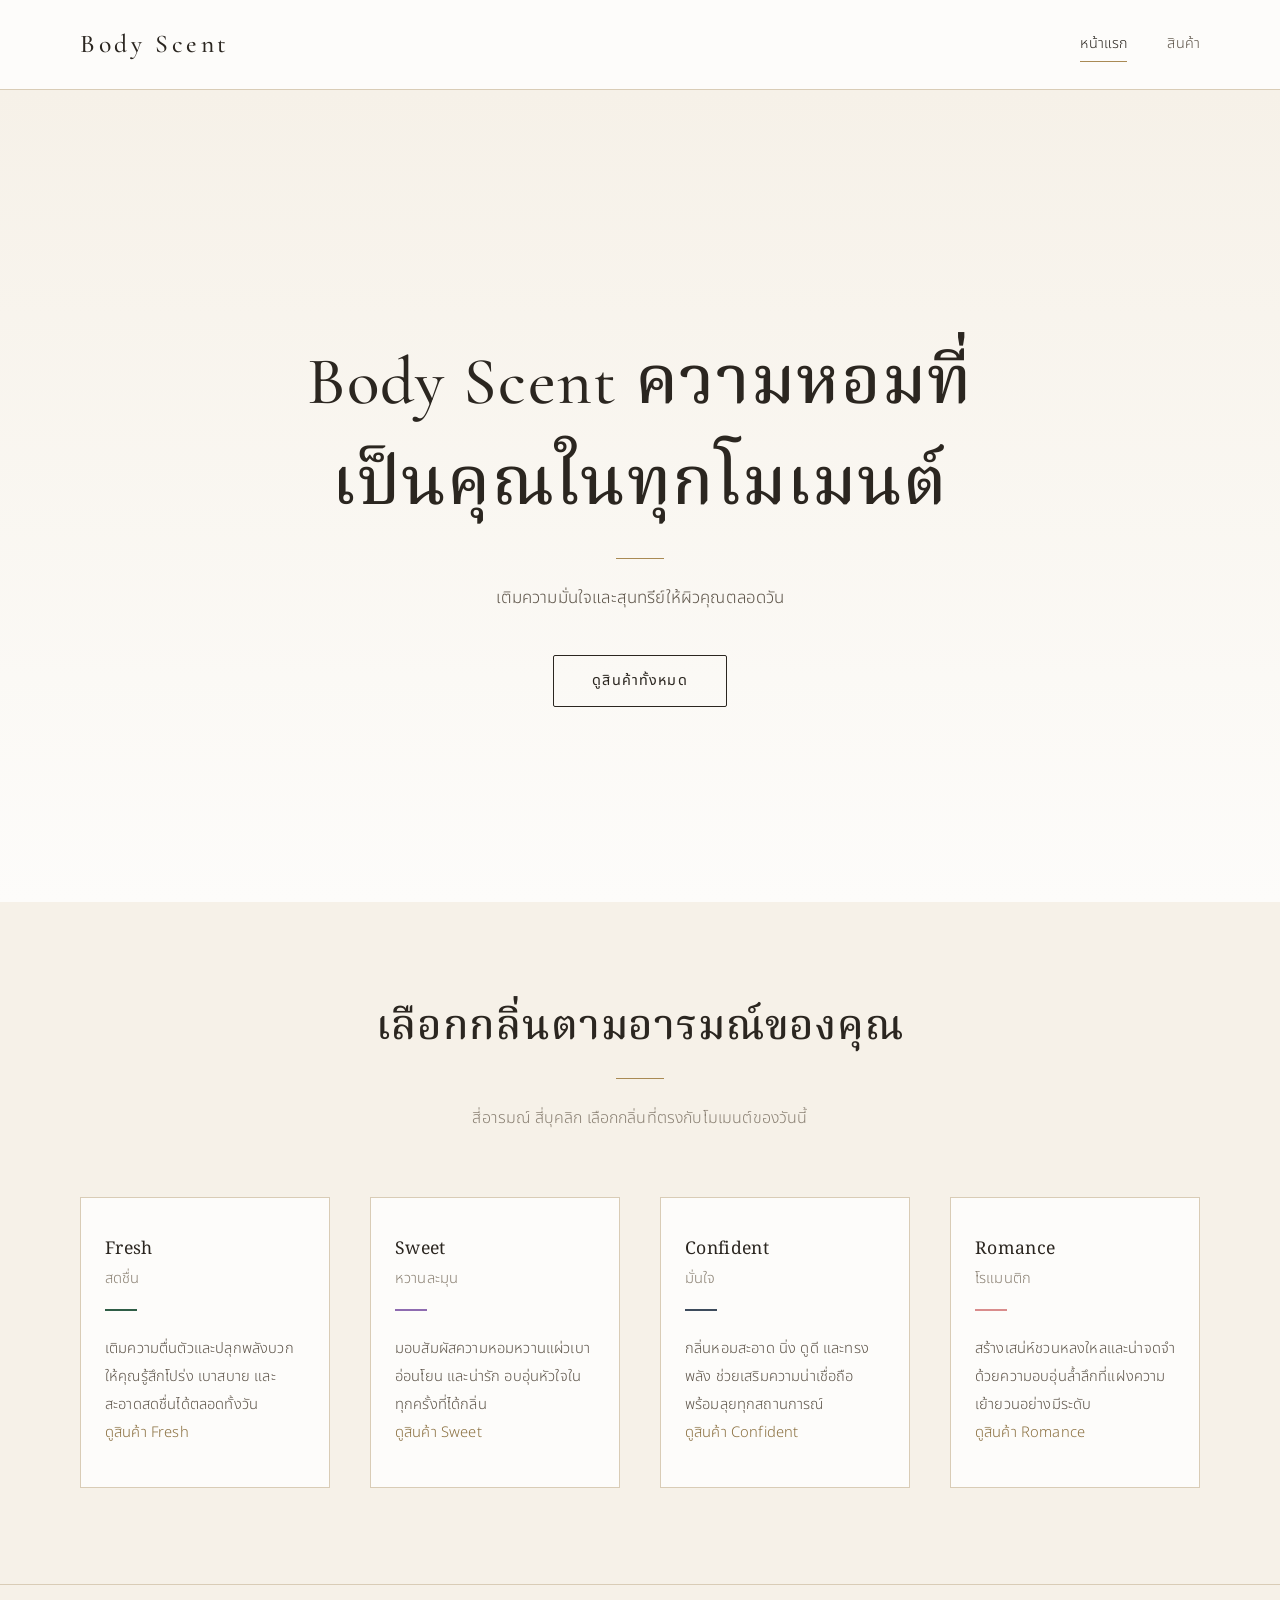
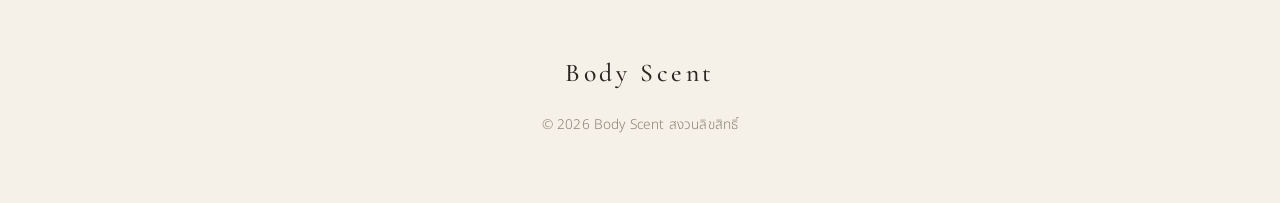
<file: index.html>
<!DOCTYPE html>
<html lang="th">
<head>
  <meta charset="UTF-8">
  <meta name="viewport" content="width=device-width, initial-scale=1">
  <title>Body Scent | น้ำหอมฉีดตัวและโรลออน ความหอมที่เป็นคุณ</title>
  <meta name="description" content="Body Scent ความหอมที่เป็นคุณในทุกโมเมนต์ น้ำหอมฉีดตัวและโรลออน 4 อารมณ์ สดชื่น หวานละมุน มั่นใจ และโรแมนติก">
  <link rel="stylesheet" href="style.css">
  <style>
    /* เฉพาะหน้า index */
    .nav a[aria-current="page"] { color: var(--c-ink); border-color: var(--c-gold); }

    .hero {
      display: flex;
      align-items: center;
      min-height: calc(100vh - 5.5rem);
      min-height: calc(100svh - 5.5rem);
    }
    .hero__inner { width: 100%; }
    .hero h1 { line-height: 1.5; margin-bottom: var(--s-3); }
    .hero .rule { margin-bottom: var(--s-3); }

    .mood-card {
      display: block;
      transition: border-color 0.3s var(--ease);
    }
    .mood-card:hover,
    .mood-card:focus-visible { border-color: var(--mood); }
    .mood-card h3 { margin-bottom: 0.2rem; }
    .mood-card__th {
      margin: 0;
      font-size: 0.85rem;
      color: var(--c-ink-mute);
    }
    .mood-card .mood-line { margin: var(--s-2) 0 var(--s-3); }
    .mood-card__cta {
      margin-top: var(--s-3);
      font-size: 0.85rem;
      color: var(--c-gold-deep);
    }
  </style>
</head>
<body>

  <header class="site-header">
    <div class="container site-header__inner">
      <a class="logo" href="index.html">Body Scent</a>
      <nav class="nav" aria-label="เมนูหลัก">
        <a href="index.html" aria-current="page">หน้าแรก</a>
        <a href="product.html">สินค้า</a>
      </nav>
    </div>
  </header>

  <main>
    <!-- Hero -->
    <section class="hero">
      <div class="container hero__inner">
        <h1>Body Scent ความหอมที่เป็นคุณในทุกโมเมนต์</h1>
        <hr class="rule">
        <p>เติมความมั่นใจและสุนทรีย์ให้ผิวคุณตลอดวัน</p>
        <a class="btn" href="product.html">ดูสินค้าทั้งหมด</a>
      </div>
    </section>

    <!-- 4 Mood -->
    <section class="section section--cream" id="moods">
      <div class="container">
        <div class="section__head">
          <h2>เลือกกลิ่นตามอารมณ์ของคุณ</h2>
          <hr class="rule">
          <p>สี่อารมณ์ สี่บุคลิก เลือกกลิ่นที่ตรงกับโมเมนต์ของวันนี้</p>
        </div>

        <div class="feature-grid">
          <a class="feature mood-card" data-mood="fresh" href="product.html?mood=fresh">
            <h3>Fresh</h3>
            <p class="mood-card__th">สดชื่น</p>
            <span class="mood-line"></span>
            <p>เติมความตื่นตัวและปลุกพลังบวกให้คุณรู้สึกโปร่ง เบาสบาย และสะอาดสดชื่นได้ตลอดทั้งวัน</p>
            <p class="mood-card__cta">ดูสินค้า Fresh</p>
          </a>

          <a class="feature mood-card" data-mood="sweet" href="product.html?mood=sweet">
            <h3>Sweet</h3>
            <p class="mood-card__th">หวานละมุน</p>
            <span class="mood-line"></span>
            <p>มอบสัมผัสความหอมหวานแผ่วเบา อ่อนโยน และน่ารัก อบอุ่นหัวใจในทุกครั้งที่ได้กลิ่น</p>
            <p class="mood-card__cta">ดูสินค้า Sweet</p>
          </a>

          <a class="feature mood-card" data-mood="confident" href="product.html?mood=confident">
            <h3>Confident</h3>
            <p class="mood-card__th">มั่นใจ</p>
            <span class="mood-line"></span>
            <p>กลิ่นหอมสะอาด นิ่ง ดูดี และทรงพลัง ช่วยเสริมความน่าเชื่อถือ พร้อมลุยทุกสถานการณ์</p>
            <p class="mood-card__cta">ดูสินค้า Confident</p>
          </a>

          <a class="feature mood-card" data-mood="romance" href="product.html?mood=romance">
            <h3>Romance</h3>
            <p class="mood-card__th">โรแมนติก</p>
            <span class="mood-line"></span>
            <p>สร้างเสน่ห์ชวนหลงใหลและน่าจดจำ ด้วยความอบอุ่นล้ำลึกที่แฝงความเย้ายวนอย่างมีระดับ</p>
            <p class="mood-card__cta">ดูสินค้า Romance</p>
          </a>
        </div>
      </div>
    </section>
  </main>

  <footer class="site-footer">
    <div class="container">
      <span class="logo">Body Scent</span>
      <p>&copy; 2026 Body Scent สงวนลิขสิทธิ์</p>
    </div>
  </footer>

  <script src="script.js"></script>
</body>
</html>
</file>
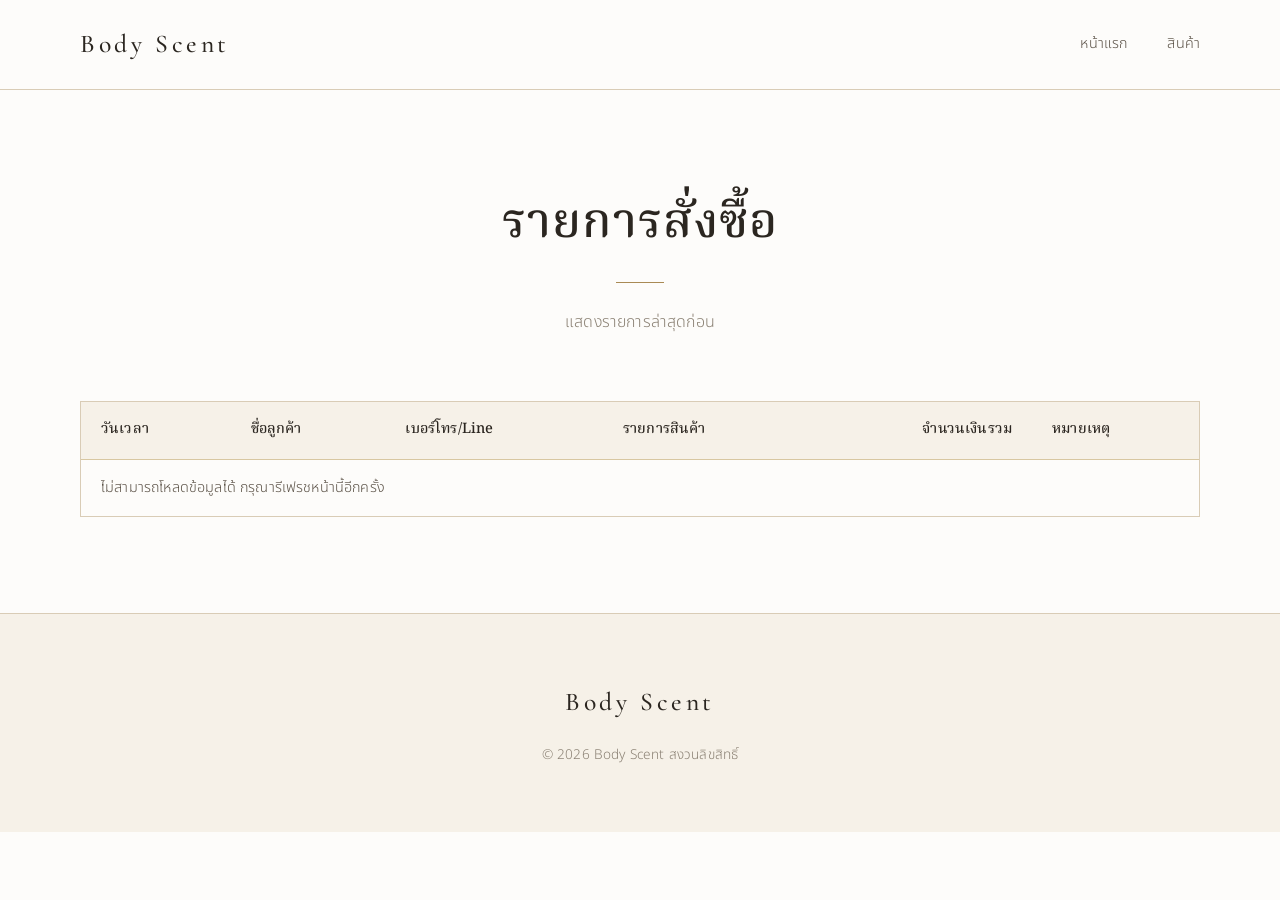
<file: admin.html>
<!DOCTYPE html>
<html lang="th">
<head>
  <meta charset="UTF-8">
  <meta name="viewport" content="width=device-width, initial-scale=1">
  <title>รายการสั่งซื้อ | Body Scent Admin</title>
  <meta name="robots" content="noindex, nofollow">
  <link rel="stylesheet" href="style.css">
  <style>
    /* เฉพาะหน้า admin */
    .page-title { font-size: clamp(2rem, 4vw, 3rem); line-height: 1.5; }

    .table-wrap {
      overflow-x: auto;
      border: 1px solid var(--c-line);
      background: var(--c-white);
    }

    .orders-table {
      width: 100%;
      min-width: 52rem;
      border-collapse: collapse;
      font-size: 0.9rem;
      line-height: 1.7;
    }

    .orders-table th,
    .orders-table td {
      padding: 1rem 1.25rem;
      text-align: left;
      vertical-align: top;
      border-bottom: 1px solid var(--c-line);
    }

    .orders-table th {
      font-family: var(--f-heading-th);
      font-weight: 500;
      white-space: nowrap;
      color: var(--c-ink);
      background: var(--c-cream);
      border-bottom: 1px solid var(--c-gold-soft);
    }

    .orders-table td { color: var(--c-ink-soft); }
    .orders-table td:first-child { white-space: nowrap; }
    .orders-table th:nth-child(5),
    .orders-table td:nth-child(5) { text-align: right; white-space: nowrap; }
    .orders-table tbody tr:last-child td { border-bottom: 0; }
  </style>
</head>
<body>

  <header class="site-header">
    <div class="container site-header__inner">
      <a class="logo" href="index.html">Body Scent</a>
      <nav class="nav" aria-label="เมนูหลัก">
        <a href="index.html">หน้าแรก</a>
        <a href="product.html">สินค้า</a>
      </nav>
    </div>
  </header>

  <main class="section">
    <div class="container">
      <div class="section__head">
        <h1 class="page-title">รายการสั่งซื้อ</h1>
        <hr class="rule">
        <p>แสดงรายการล่าสุดก่อน</p>
      </div>

      <div class="table-wrap">
        <table id="ordersTable" class="orders-table">
          <thead>
            <tr>
              <th scope="col">วันเวลา</th>
              <th scope="col">ชื่อลูกค้า</th>
              <th scope="col">เบอร์โทร/Line</th>
              <th scope="col">รายการสินค้า</th>
              <th scope="col">จำนวนเงินรวม</th>
              <th scope="col">หมายเหตุ</th>
            </tr>
          </thead>
          <tbody></tbody>
        </table>
      </div>
    </div>
  </main>

  <footer class="site-footer">
    <div class="container">
      <span class="logo">Body Scent</span>
      <p>&copy; 2026 Body Scent สงวนลิขสิทธิ์</p>
    </div>
  </footer>

  <script src="script.js"></script>
</body>
</html>
</file>
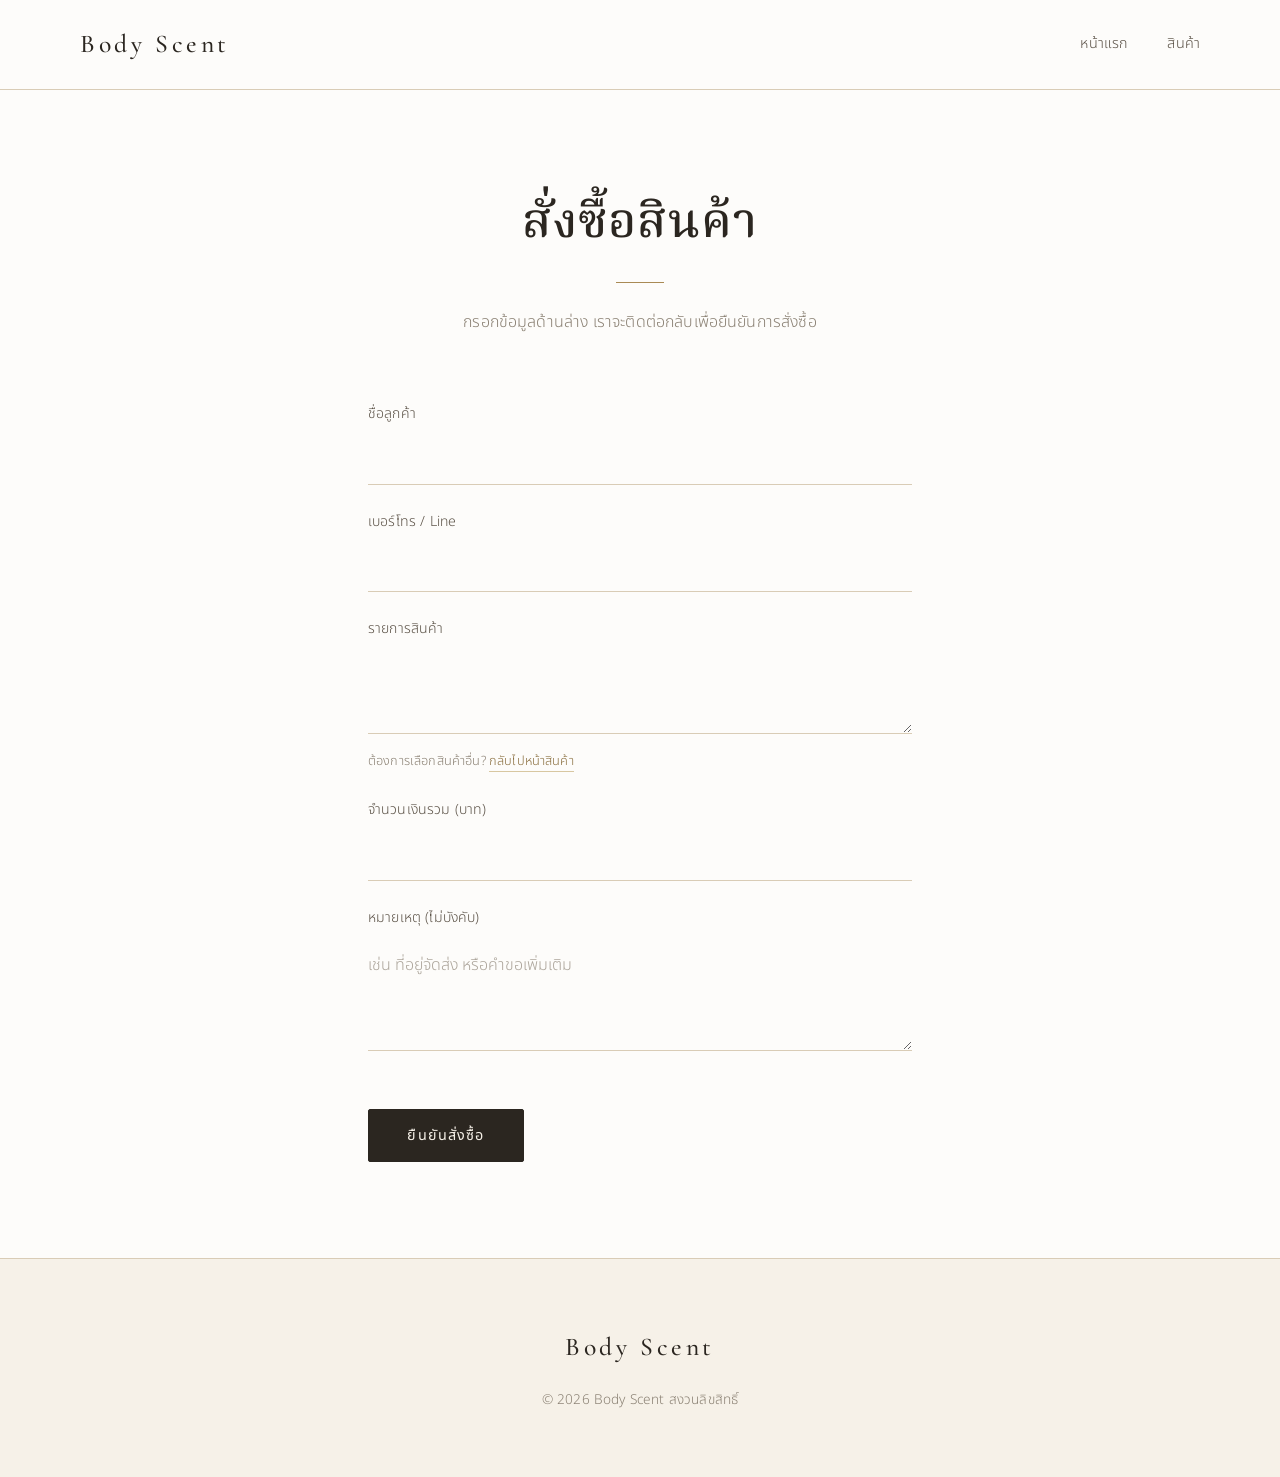
<file: order.html>
<!DOCTYPE html>
<html lang="th">
<head>
  <meta charset="UTF-8">
  <meta name="viewport" content="width=device-width, initial-scale=1">
  <title>สั่งซื้อสินค้า | Body Scent</title>
  <meta name="robots" content="noindex">
  <link rel="stylesheet" href="style.css">
  <style>
    /* เฉพาะหน้า order */
    .page-title { font-size: clamp(2rem, 4vw, 3rem); line-height: 1.5; }
    .order-form { max-width: 34rem; margin-inline: auto; }
    .field textarea { resize: vertical; line-height: 1.8; }
    .field input::placeholder,
    .field textarea::placeholder { color: var(--c-ink-mute); opacity: 0.7; }
    .field__hint { margin: 0.3rem 0 0; font-size: 0.8rem; color: var(--c-ink-mute); }
    .field__hint a { color: var(--c-gold-deep); border-bottom: 1px solid var(--c-gold-soft); }
    .order-form .btn { margin-top: var(--s-3); }
  </style>
</head>
<body>

  <header class="site-header">
    <div class="container site-header__inner">
      <a class="logo" href="index.html">Body Scent</a>
      <nav class="nav" aria-label="เมนูหลัก">
        <a href="index.html">หน้าแรก</a>
        <a href="product.html">สินค้า</a>
      </nav>
    </div>
  </header>

  <main class="section">
    <div class="container">
      <div class="section__head">
        <h1 class="page-title">สั่งซื้อสินค้า</h1>
        <hr class="rule">
        <p>กรอกข้อมูลด้านล่าง เราจะติดต่อกลับเพื่อยืนยันการสั่งซื้อ</p>
      </div>

      <form id="orderForm" class="order-form">
        <div class="field">
          <label for="customerName">ชื่อลูกค้า</label>
          <input type="text" id="customerName" name="customerName" autocomplete="name" required>
        </div>

        <div class="field">
          <label for="contact">เบอร์โทร / Line</label>
          <input type="text" id="contact" name="contact" autocomplete="tel" required>
        </div>

        <div class="field">
          <label for="items">รายการสินค้า</label>
          <textarea id="items" name="items" rows="2" required></textarea>
          <p class="field__hint">ต้องการเลือกสินค้าอื่น? <a href="product.html">กลับไปหน้าสินค้า</a></p>
        </div>

        <div class="field">
          <label for="total">จำนวนเงินรวม (บาท)</label>
          <input type="text" id="total" name="total" inputmode="numeric" required>
        </div>

        <div class="field">
          <label for="note">หมายเหตุ (ไม่บังคับ)</label>
          <textarea id="note" name="note" rows="3" placeholder="เช่น ที่อยู่จัดส่ง หรือคำขอเพิ่มเติม"></textarea>
        </div>

        <button type="submit" class="btn btn--solid">ยืนยันสั่งซื้อ</button>
      </form>
    </div>
  </main>

  <footer class="site-footer">
    <div class="container">
      <span class="logo">Body Scent</span>
      <p>&copy; 2026 Body Scent สงวนลิขสิทธิ์</p>
    </div>
  </footer>

  <script src="script.js"></script>
</body>
</html>
</file>
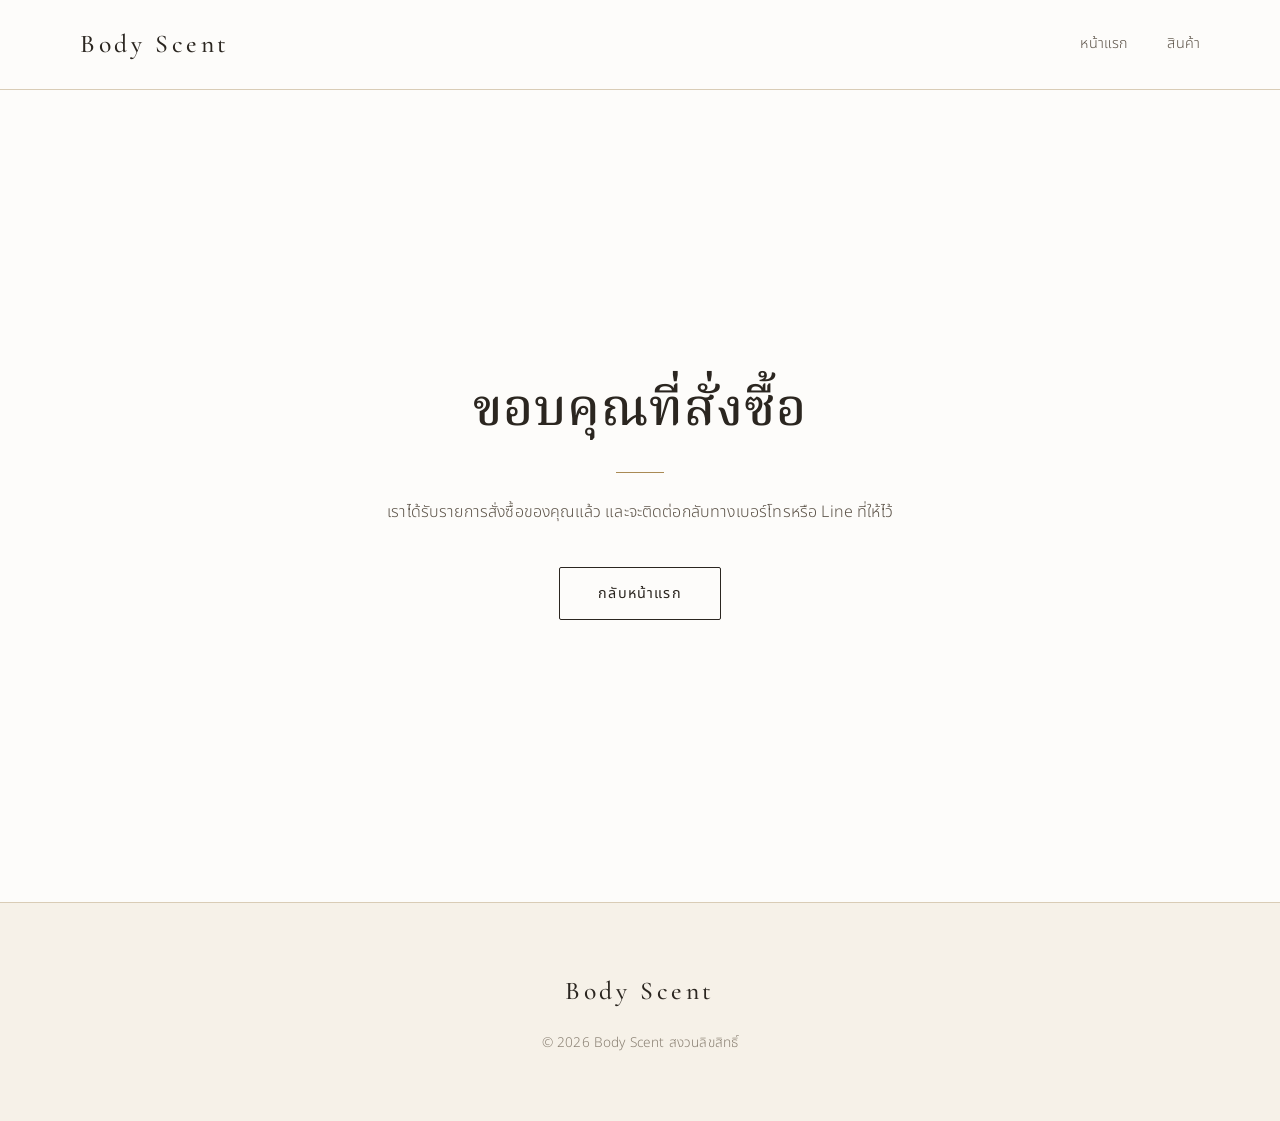
<file: thankyou.html>
<!DOCTYPE html>
<html lang="th">
<head>
  <meta charset="UTF-8">
  <meta name="viewport" content="width=device-width, initial-scale=1">
  <title>ขอบคุณที่สั่งซื้อ | Body Scent</title>
  <meta name="robots" content="noindex">
  <link rel="stylesheet" href="style.css">
  <style>
    /* เฉพาะหน้า thankyou */
    .thanks {
      display: flex;
      align-items: center;
      min-height: calc(100vh - 5.5rem);
      min-height: calc(100svh - 5.5rem);
      text-align: center;
    }
    .thanks__inner { max-width: 36rem; margin-inline: auto; }
    .thanks h1 { font-size: clamp(2rem, 4.5vw, 3.2rem); line-height: 1.5; margin-bottom: var(--s-2); }
    .thanks p { margin-bottom: var(--s-4); }
  </style>
</head>
<body>

  <header class="site-header">
    <div class="container site-header__inner">
      <a class="logo" href="index.html">Body Scent</a>
      <nav class="nav" aria-label="เมนูหลัก">
        <a href="index.html">หน้าแรก</a>
        <a href="product.html">สินค้า</a>
      </nav>
    </div>
  </header>

  <main class="section thanks">
    <div class="container thanks__inner">
      <h1>ขอบคุณที่สั่งซื้อ</h1>
      <hr class="rule">
      <p>เราได้รับรายการสั่งซื้อของคุณแล้ว และจะติดต่อกลับทางเบอร์โทรหรือ Line ที่ให้ไว้</p>
      <a class="btn" href="index.html">กลับหน้าแรก</a>
    </div>
  </main>

  <footer class="site-footer">
    <div class="container">
      <span class="logo">Body Scent</span>
      <p>&copy; 2026 Body Scent สงวนลิขสิทธิ์</p>
    </div>
  </footer>

  <script src="script.js"></script>
</body>
</html>
</file>
<file: style.css>
/* ==========================================================================
   Body Scent — Premium Minimal Theme
   โทน: ขาว-ครีม-เบจเข้ม / accent ทอง-บรอนซ์อ่อน
   ========================================================================== */

@import url("https://fonts.googleapis.com/css2?family=Cormorant+Garamond:wght@400;500;600&family=Noto+Serif+Thai:wght@300;400;500;600&family=Noto+Sans+Thai:wght@300;400;500&display=swap");

/* ---------- 1. Design tokens ---------- */
:root {
  /* พื้นหลัง */
  --c-white: #fdfcfa;
  --c-cream: #f6f1e8;
  --c-sand: #e9dfcf;
  --c-beige-deep: #cbb99c;

  /* ตัวอักษร */
  --c-ink: #2b2620;
  --c-ink-soft: #5c5348;
  --c-ink-mute: #8a8073;

  /* Accent ทอง/บรอนซ์อ่อน */
  --c-gold: #a98a54;
  --c-gold-deep: #8a6f3f;
  --c-gold-soft: #d8c7a1;

  /* เส้นขอบ */
  --c-line: #d9ccb6;
  --c-line-strong: #2b2620;

  /* สีประจำ mood (ใช้เป็นจุดเล็กๆ เท่านั้น) */
  --mood-fresh: #2f5d46;
  --mood-sweet: #8e6bb0;
  --mood-confident: #3d4b5c;
  --mood-romance: #d98c8c;

  /* ฟอนต์ */
  --f-display: "Cormorant Garamond", "Noto Serif Thai", "Times New Roman", serif;
  --f-heading-th: "Noto Serif Thai", "Cormorant Garamond", Georgia, serif;
  --f-body: "Noto Sans Thai", "Helvetica Neue", Arial, sans-serif;

  /* ระยะห่าง */
  --s-1: 0.5rem;
  --s-2: 1rem;
  --s-3: 1.5rem;
  --s-4: 2.5rem;
  --s-5: 4rem;
  --s-6: 6rem;
  --s-7: 9rem;

  --container: 1120px;
  --radius: 2px;
  --ease: cubic-bezier(0.22, 0.61, 0.36, 1);
}

/* ---------- 2. Reset & base ---------- */
*,
*::before,
*::after {
  box-sizing: border-box;
}

html {
  scroll-behavior: smooth;
  -webkit-text-size-adjust: 100%;
}

body {
  margin: 0;
  background: var(--c-white);
  color: var(--c-ink);
  font-family: var(--f-body);
  font-weight: 300;
  font-size: 1rem;
  line-height: 1.9;
  letter-spacing: 0.01em;
  -webkit-font-smoothing: antialiased;
}

img {
  display: block;
  max-width: 100%;
  height: auto;
}

a {
  color: inherit;
  text-decoration: none;
}

ul {
  margin: 0;
  padding: 0;
  list-style: none;
}

h1,
h2,
h3,
h4 {
  margin: 0 0 var(--s-2);
  font-family: var(--f-display);
  font-weight: 500;
  line-height: 1.35;
  letter-spacing: 0.02em;
  color: var(--c-ink);
}

h1 { font-size: clamp(2.4rem, 5.5vw, 4.2rem); line-height: 1.2; }
h2 { font-size: clamp(1.8rem, 3.5vw, 2.6rem); }
h3 { font-size: 1.35rem; }

p {
  margin: 0 0 var(--s-2);
  color: var(--c-ink-soft);
}

:focus-visible {
  outline: 1px solid var(--c-gold-deep);
  outline-offset: 4px;
}

::selection {
  background: var(--c-gold-soft);
  color: var(--c-ink);
}

/* ---------- 3. Layout ---------- */
.container {
  width: min(100% - 3rem, var(--container));
  margin-inline: auto;
}

.section {
  padding-block: var(--s-6);
}

.section--cream { background: var(--c-cream); }
.section--sand  { background: var(--c-sand); }

.section__head {
  max-width: 36rem;
  margin: 0 auto var(--s-5);
  text-align: center;
}

.section__head p {
  color: var(--c-ink-mute);
}

/* เส้นทองสั้นๆ ใต้หัวข้อ */
.rule {
  display: block;
  width: 3rem;
  height: 1px;
  margin: var(--s-3) auto;
  background: var(--c-gold);
  border: 0;
}

.rule--left { margin-inline: 0; }

/* ---------- 4. Header / Nav ---------- */
.site-header {
  position: sticky;
  top: 0;
  z-index: 50;
  background: rgba(253, 252, 250, 0.92);
  backdrop-filter: blur(8px);
  border-bottom: 1px solid var(--c-line);
}

.site-header__inner {
  display: flex;
  align-items: center;
  justify-content: space-between;
  gap: var(--s-3);
  padding-block: 1.25rem;
}

.logo {
  font-family: var(--f-display);
  font-size: 1.6rem;
  font-weight: 500;
  letter-spacing: 0.14em;
  color: var(--c-ink);
}

.nav {
  display: flex;
  gap: var(--s-4);
  font-size: 0.9rem;
  color: var(--c-ink-soft);
}

.nav a {
  padding-block: 0.25rem;
  border-bottom: 1px solid transparent;
  transition: color 0.3s var(--ease), border-color 0.3s var(--ease);
}

.nav a:hover {
  color: var(--c-ink);
  border-color: var(--c-gold);
}

/* ---------- 5. Buttons ---------- */
.btn {
  display: inline-block;
  padding: 0.95rem 2.4rem;
  font-family: var(--f-body);
  font-size: 0.9rem;
  font-weight: 400;
  letter-spacing: 0.08em;
  line-height: 1.4;
  color: var(--c-ink);
  background: transparent;
  border: 1px solid var(--c-line-strong);
  border-radius: var(--radius);
  cursor: pointer;
  transition: background 0.35s var(--ease), color 0.35s var(--ease),
    border-color 0.35s var(--ease);
}

.btn:hover {
  background: var(--c-ink);
  color: var(--c-cream);
}

.btn--gold {
  border-color: var(--c-gold-deep);
  color: var(--c-gold-deep);
}

.btn--gold:hover {
  background: var(--c-gold-deep);
  border-color: var(--c-gold-deep);
  color: var(--c-white);
}

.btn--solid {
  background: var(--c-ink);
  color: var(--c-cream);
}

.btn--solid:hover {
  background: var(--c-gold-deep);
  border-color: var(--c-gold-deep);
}

.btn--sm {
  padding: 0.6rem 1.4rem;
  font-size: 0.82rem;
}

/* ---------- 6. Hero ---------- */
.hero {
  padding-block: var(--s-7) var(--s-6);
  background: linear-gradient(180deg, var(--c-cream) 0%, var(--c-white) 100%);
  text-align: center;
}

.hero__inner {
  max-width: 44rem;
  margin-inline: auto;
}

.hero p {
  max-width: 32rem;
  margin: 0 auto var(--s-4);
  font-size: 1.05rem;
  color: var(--c-ink-soft);
}

/* ---------- 7. Mood dot (สีประจำ mood แบบแตะเบาๆ) ---------- */
[data-mood="fresh"]     { --mood: var(--mood-fresh); }
[data-mood="sweet"]     { --mood: var(--mood-sweet); }
[data-mood="confident"] { --mood: var(--mood-confident); }
[data-mood="romance"]   { --mood: var(--mood-romance); }

.mood-dot {
  display: inline-block;
  width: 7px;
  height: 7px;
  margin-right: 0.6rem;
  vertical-align: middle;
  border-radius: 50%;
  background: var(--mood, var(--c-gold));
}

/* เส้นสั้นๆ ใต้หัวข้อสีตาม mood */
.mood-line {
  display: block;
  width: 2rem;
  height: 2px;
  margin: var(--s-2) 0;
  background: var(--mood, var(--c-gold));
  border: 0;
}

/* ---------- 8. Filter ---------- */
.filter {
  display: flex;
  flex-wrap: wrap;
  justify-content: center;
  gap: var(--s-1) var(--s-3);
  margin-bottom: var(--s-5);
}

.filter__btn {
  padding: 0.5rem 0.25rem;
  font-family: var(--f-body);
  font-size: 0.92rem;
  font-weight: 300;
  color: var(--c-ink-mute);
  background: none;
  border: 0;
  border-bottom: 1px solid transparent;
  cursor: pointer;
  transition: color 0.3s var(--ease), border-color 0.3s var(--ease);
}

.filter__btn:hover {
  color: var(--c-ink);
}

.filter__btn.is-active,
.filter__btn[aria-pressed="true"] {
  color: var(--c-ink);
  border-bottom-color: var(--c-gold);
}

/* ---------- 9. Product grid & card ---------- */
.product-grid {
  display: grid;
  grid-template-columns: repeat(auto-fill, minmax(240px, 1fr));
  gap: var(--s-5) var(--s-4);
}

.product-card {
  display: flex;
  flex-direction: column;
  background: transparent;
}

.product-card__media {
  overflow: hidden;
  aspect-ratio: 4 / 5;
  background: var(--c-cream);
  border: 1px solid var(--c-line);
}

.product-card__media img {
  width: 100%;
  height: 100%;
  object-fit: cover;
  transition: transform 0.8s var(--ease);
}

.product-card:hover .product-card__media img {
  transform: scale(1.03);
}

.product-card__body {
  padding-top: var(--s-3);
}

.product-card__mood {
  display: flex;
  align-items: center;
  margin-bottom: 0.4rem;
  font-size: 0.82rem;
  color: var(--c-ink-mute);
  letter-spacing: 0.06em;
}

.product-card__name {
  margin-bottom: 0.25rem;
  font-family: var(--f-heading-th);
  font-size: 1.05rem;
  font-weight: 400;
  line-height: 1.6;
}

.product-card__meta {
  margin-bottom: var(--s-1);
  font-size: 0.85rem;
  color: var(--c-ink-mute);
}

.product-card__desc {
  margin-bottom: var(--s-2);
  font-size: 0.9rem;
  line-height: 1.8;
}

.product-card__footer {
  display: flex;
  align-items: center;
  justify-content: space-between;
  margin-top: auto;
  padding-top: var(--s-2);
  border-top: 1px solid var(--c-line);
}

.price {
  font-family: var(--f-display);
  font-size: 1.4rem;
  font-weight: 500;
  color: var(--c-gold-deep);
}

.price small {
  margin-left: 0.2rem;
  font-family: var(--f-body);
  font-size: 0.8rem;
  font-weight: 300;
  color: var(--c-ink-mute);
}

/* ---------- 10. Mood / feature blocks ---------- */
.feature-grid {
  display: grid;
  grid-template-columns: repeat(auto-fit, minmax(220px, 1fr));
  gap: var(--s-4);
}

.feature {
  padding: var(--s-4) var(--s-3);
  background: var(--c-white);
  border: 1px solid var(--c-line);
}

.feature h3 {
  font-family: var(--f-heading-th);
  font-size: 1.1rem;
  font-weight: 400;
}

.feature p {
  margin: 0;
  font-size: 0.92rem;
}

/* ---------- 11. Form ---------- */
.field {
  margin-bottom: var(--s-3);
}

.field label {
  display: block;
  margin-bottom: 0.4rem;
  font-size: 0.88rem;
  color: var(--c-ink-soft);
}

.field input,
.field select,
.field textarea {
  width: 100%;
  padding: 0.8rem 0;
  font-family: var(--f-body);
  font-size: 1rem;
  font-weight: 300;
  color: var(--c-ink);
  background: transparent;
  border: 0;
  border-bottom: 1px solid var(--c-line);
  border-radius: 0;
  transition: border-color 0.3s var(--ease);
}

.field input:focus,
.field select:focus,
.field textarea:focus {
  outline: none;
  border-bottom-color: var(--c-gold-deep);
}

/* ---------- 12. Footer ---------- */
.site-footer {
  padding-block: var(--s-5);
  background: var(--c-cream);
  border-top: 1px solid var(--c-line);
  text-align: center;
}

.site-footer p {
  margin: 0;
  font-size: 0.85rem;
  color: var(--c-ink-mute);
}

.site-footer .logo {
  display: block;
  margin-bottom: var(--s-2);
}

/* ---------- 13. Utilities ---------- */
.text-center { text-align: center; }
.text-gold   { color: var(--c-gold-deep); }
.mt-4        { margin-top: var(--s-4); }
.mb-4        { margin-bottom: var(--s-4); }

.visually-hidden {
  position: absolute;
  width: 1px;
  height: 1px;
  overflow: hidden;
  clip: rect(0 0 0 0);
  white-space: nowrap;
}

/* ---------- 14. Responsive ---------- */
@media (max-width: 900px) {
  .section { padding-block: var(--s-5); }
  .hero    { padding-block: var(--s-6) var(--s-5); }
}

@media (max-width: 640px) {
  :root { --container: 100%; }

  .container { width: min(100% - 2.5rem, var(--container)); }

  .site-header__inner {
    flex-direction: column;
    gap: var(--s-1);
    padding-block: 1rem;
  }

  .nav {
    gap: var(--s-3);
    font-size: 0.85rem;
  }

  .section { padding-block: var(--s-5); }
  .section__head { margin-bottom: var(--s-4); }

  .product-grid {
    grid-template-columns: repeat(2, 1fr);
    gap: var(--s-4) var(--s-2);
  }

  .product-card__desc { display: none; }
  .product-card__name { font-size: 0.95rem; }
  .product-card__footer {
    flex-direction: column;
    align-items: flex-start;
    gap: var(--s-1);
  }

  .btn { width: 100%; text-align: center; }
  .btn--sm { width: auto; }
}

@media (max-width: 380px) {
  .product-grid { grid-template-columns: 1fr; }
}

@media (prefers-reduced-motion: reduce) {
  html { scroll-behavior: auto; }
  *,
  *::before,
  *::after {
    transition: none !important;
    animation: none !important;
  }
}
</file>
